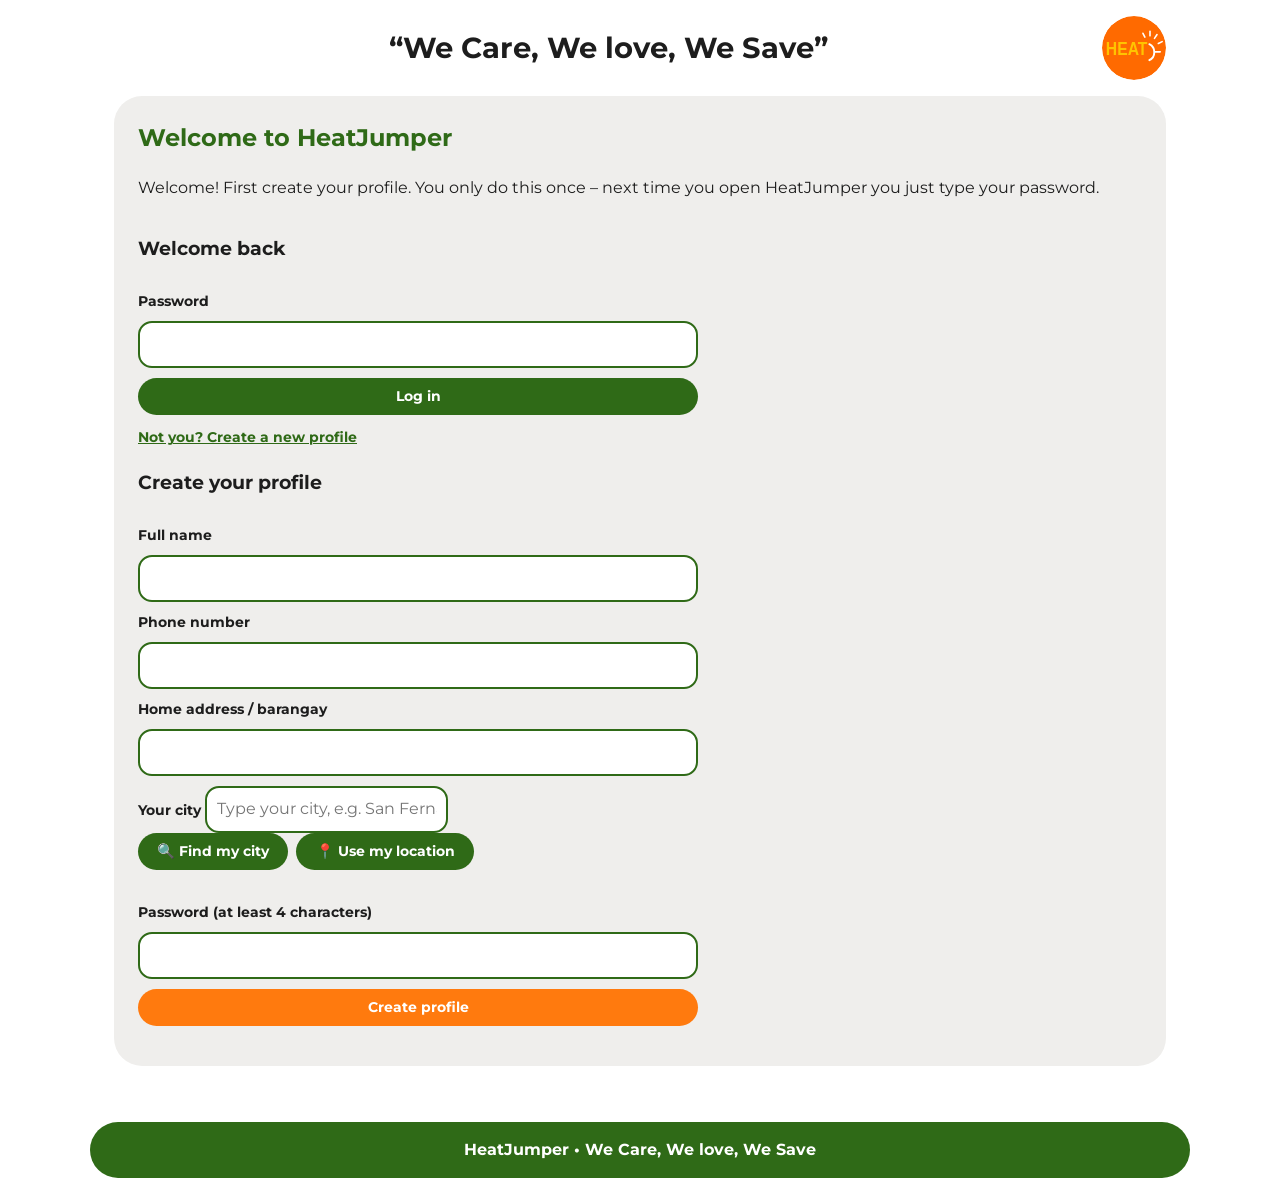
<file: index.html>
<!DOCTYPE html>
<html lang="en">
<head>
<meta charset="UTF-8">
<meta name="viewport" content="width=device-width, initial-scale=1">
<meta name="description" content="HeatJumper helps city governments monitor heat and inform residents.">
<title>Log in | HeatJumper</title>
<link rel="icon" href="logo.svg">
<link rel="preconnect" href="https://fonts.googleapis.com">
<link href="https://fonts.googleapis.com/css2?family=Montserrat:wght@400;600;700;800&display=swap" rel="stylesheet">
<link rel="stylesheet" href="style.css">
</head>
<body data-page="index">
<a class="skip" href="#content">Skip to content</a>
<header class="topbar">
    <h1>“We Care, We love, We Save”</h1>
    <img class="logo" src="logo.svg" alt="HEAT logo">
</header>
<main id="content">
<section class="panel"><h2>Welcome to HeatJumper</h2>
<p id="authintro"></p>
<div id="forms">
  <form id="welcomeback" hidden>
    <h3 id="wbname">Welcome back</h3>
    <div id="wbpick" hidden><label for="wbprofile">Profile</label><select id="wbprofile"></select></div>
    <label for="wpw">Password</label><input id="wpw" name="password" type="password" autocomplete="current-password" required>
    <button class="btn green" type="submit">Log in</button>
    <button class="linkbtn" id="newprofile" type="button">Not you? Create a new profile</button></form>
  <form id="signup" hidden><h3>Create your profile</h3>
    <label for="n2">Full name</label><input id="n2" name="name" autocomplete="name" required>
    <label for="p2">Phone number</label><input id="p2" name="phone" type="tel" autocomplete="tel" required>
    <label for="a2">Home address / barangay</label><input id="a2" name="address" autocomplete="street-address" required>
    <div id="signup-city"></div>
    <label for="w2">Password (at least 4 characters)</label><input id="w2" name="password" type="password" minlength="4" autocomplete="new-password" required>
    <button class="btn orange" type="submit">Create profile</button>
    <button class="linkbtn" id="backlogin" type="button" hidden>I already have a profile – log in</button></form>
</div>
<p id="authmsg" aria-live="polite"></p>
</section>
</main>
<footer>HeatJumper • We Care, We love, We Save</footer>
<script src="script.js"></script>
</body>
</html>
</file>
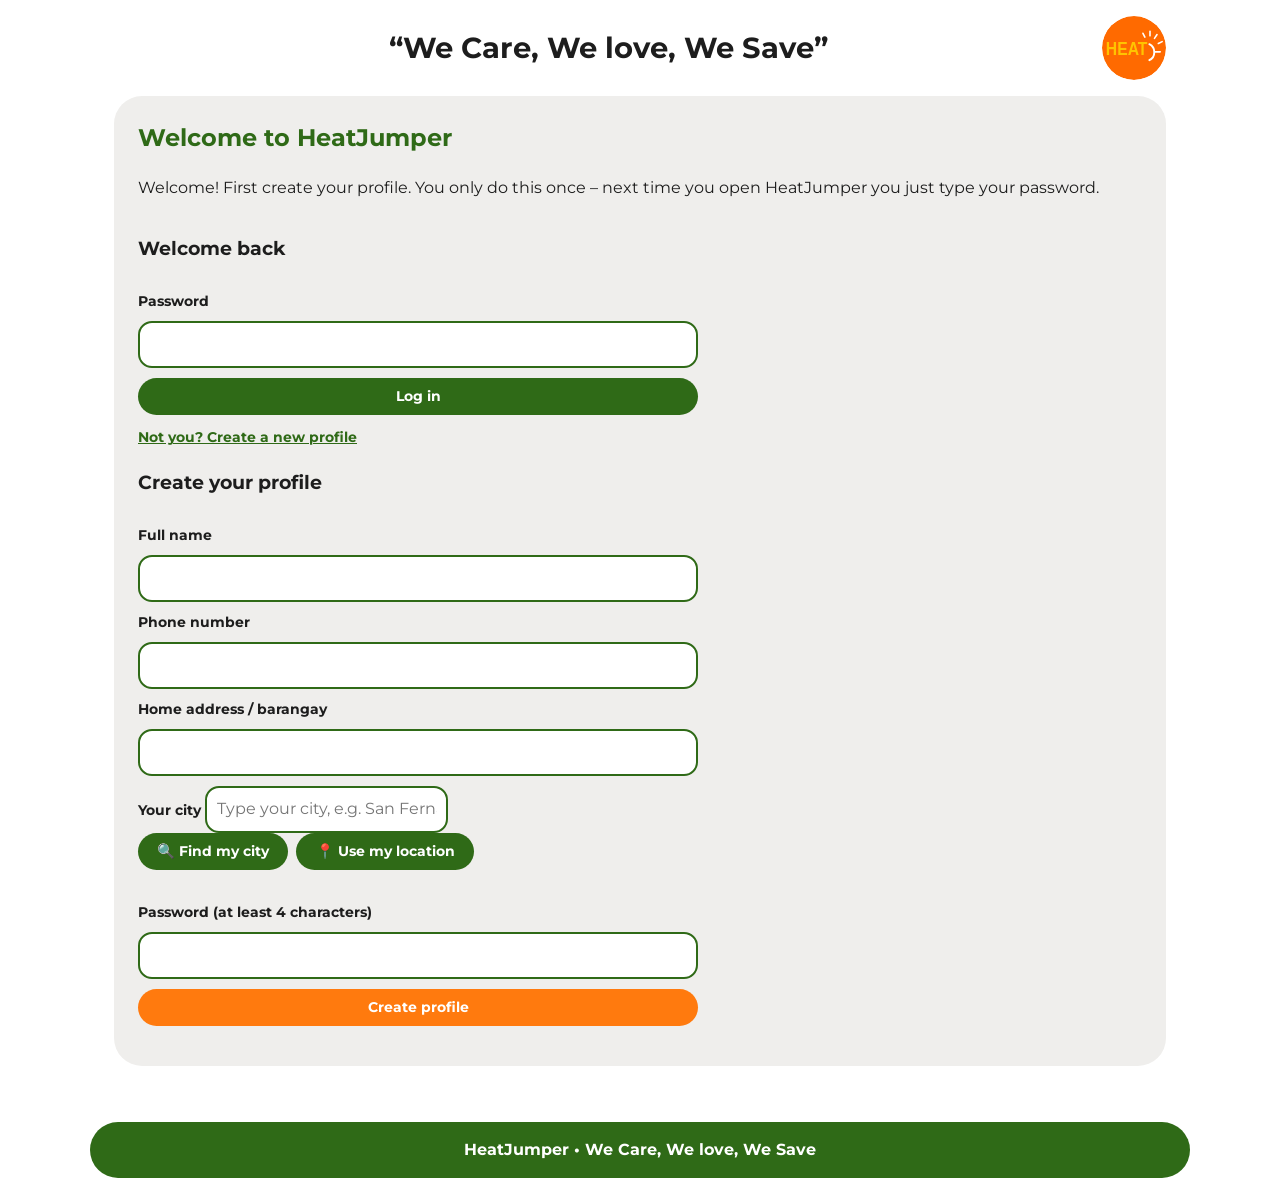
<file: action.html>
<!DOCTYPE html>
<html lang="en">
<head>
<meta charset="UTF-8">
<meta name="viewport" content="width=device-width, initial-scale=1">
<meta name="description" content="Community action against extreme heat.">
<title>Action | HeatJumper</title>
<link rel="icon" href="logo.svg">
<link rel="preconnect" href="https://fonts.googleapis.com">
<link href="https://fonts.googleapis.com/css2?family=Montserrat:wght@400;600;700;800&display=swap" rel="stylesheet">
<link rel="stylesheet" href="style.css">
</head>
<body data-page="action">
<a class="skip" href="#content">Skip to content</a>
<header class="topbar">
  <div class="search" role="search"><label class="sr" for="q">Search HeatJumper</label><span aria-hidden="true">🔍</span><input id="q" type="search" placeholder="Search anything…" autocomplete="off"><ul id="results" hidden></ul></div>
  <h1>“We Care, We love, We Save”</h1>
  <a class="btn green loginlink" id="loginlink" href="index.html">Log out</a>
  <img class="logo" src="logo.svg" alt="HEAT logo">
</header>
<nav class="navbar" aria-label="Main navigation">
  <a class="wordmark" href="home.html">HEAT</a>
  <ul id="menu"><li><a class="link" href="home.html">Home</a></li><li><a class="link" href="heatmap.html">Heat Map</a></li><li><a class="link" href="cooling.html">Cooling Station</a></li><li><a class="link" href="information.html">Information</a></li><li><a class="link active" href="action.html" aria-current="page">Action</a></li></ul>
</nav>
<main id="content">
<section class="panel"><h2>Community Action</h2><p>Small steps keep you, your family and your neighbors safe.</p>
<div class="grid"><div class="tile action"><h3>Drink water</h3><p>Sip often, even when not thirsty.</p></div><div class="tile action"><h3>Dress light</h3><p>Loose, light-colored clothes and a hat.</p></div><div class="tile action"><h3>Check on others</h3><p>Look in on elders and children.</p></div><div class="tile action"><h3>Plant a tree</h3><p>Shade lowers street temperatures.</p></div></div></section>
<section class="panel"><h2>Community Activities</h2><div class="grid" id="acts"></div></section>
<section class="panel"><h2>Report a Problem</h2>
<p>Tell the city what is wrong. Your name, phone number and location are sent with the report so the city can find you and respond quickly.</p>
<div id="loginnotice"></div>
<form id="report">
  <label for="t">What would you like to report?</label>
  <select id="t" name="type"><option>Area with insufficient shade</option><option>Person suffering from heat</option><option>Broken cooling station / no water</option><option>Tree-planting suggestion</option><option>Infrastructure concern</option></select>
  <button class="btn green" type="button" id="locate">📍 Use my current location</button>
  <p id="coords" aria-live="polite"></p>
  <label for="loc">Landmark or address (optional if location is captured)</label>
  <input id="loc" name="location">
  <label for="d">What is the problem?</label>
  <textarea id="d" name="details" rows="4" required></textarea>
  <button class="btn orange" type="submit">Send to city government</button>
  <p id="msg" aria-live="polite"></p>
</form></section>
<section class="panel" id="contact"></section>
</main>
<footer><a href="home.html">HeatJumper</a> • <a href="home.html#about">About</a> • <a href="action.html#contact">Contact</a> • <a href="information.html#refs">References</a></footer>
<script src="search-data.js"></script>
<script src="script.js"></script>
</body>
</html>
</file>
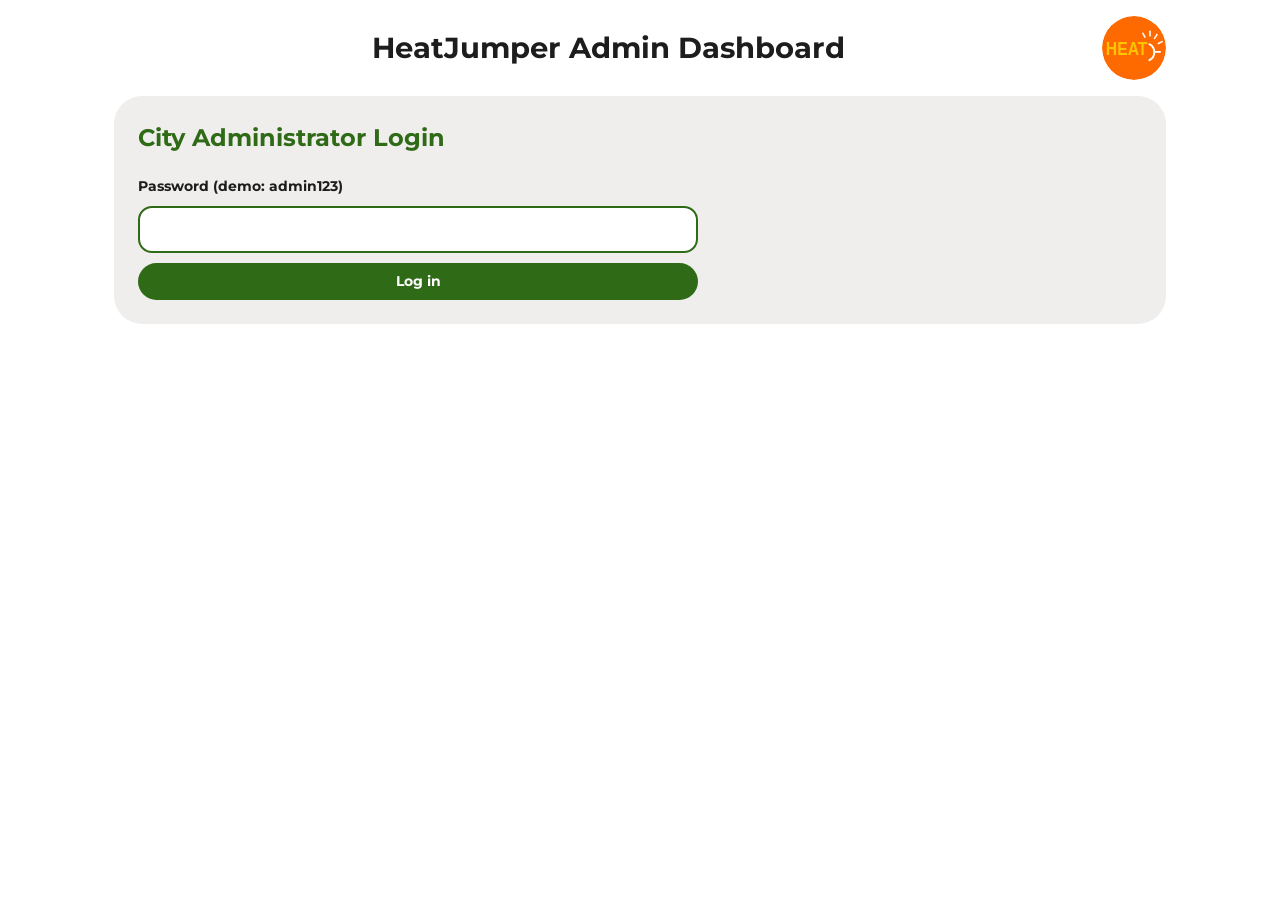
<file: admin.html>
<!DOCTYPE html>
<html lang="en"><head><meta charset="UTF-8"><meta name="viewport" content="width=device-width, initial-scale=1"><title>Admin Dashboard | HeatJumper</title>
<link rel="icon" href="logo.svg"><link href="https://fonts.googleapis.com/css2?family=Montserrat:wght@400;700;800&display=swap" rel="stylesheet"><link rel="stylesheet" href="style.css"></head>
<body data-page="admin"><header class="topbar"><h1>HeatJumper Admin Dashboard</h1><img class="logo" src="logo.svg" alt="HEAT logo"></header>
<main>
<section class="panel" id="login"><h2>City Administrator Login</h2><form id="lf"><label for="pw">Password (demo: admin123)</label><input id="pw" type="password" required><button class="btn green">Log in</button></form></section>
<div id="dash" hidden>
<section class="panel"><h2>Update heat level</h2><form id="f-heat"><select id="city"></select><input id="temp" type="number" placeholder="Temperature °C" required><button class="btn orange">Update</button></form></section>
<section class="panel"><h2>Publish news</h2><form id="f-news"><input name="title" placeholder="Headline" required><textarea name="body" placeholder="Details" required></textarea><button class="btn orange">Publish</button></form></section>
<section class="panel"><h2>Add cooling station / tree-planting spot</h2><form id="f-st"><select name="kind"><option value="stay">Safe place to stay (blue)</option><option value="tree">Tree-planting spot (green)</option></select><input name="name" placeholder="Name" required><input name="lat" type="number" step="any" placeholder="Latitude" required><input name="lng" type="number" step="any" placeholder="Longitude" required><input name="note" placeholder="Hours / notes"><button class="btn orange">Add</button></form></section>
<section class="panel"><h2>Post community activity</h2><form id="f-act"><input name="title" placeholder="Activity" required><textarea name="body" placeholder="Details"></textarea><button class="btn orange">Post</button></form></section>
<section class="panel"><h2>Emergency contact</h2><form id="f-con"><input name="office" placeholder="Office" required><input name="phone" placeholder="Hotline" required><input name="email" type="email" placeholder="Email" required><button class="btn orange">Save</button></form></section>
<section class="panel"><h2>Reports from residents</h2>
<p>Each report shows who sent it, their phone number, and exactly where (GPS link or address).</p>
<div class="reports-wrap" id="reports"></div></section>
<p id="ok" aria-live="polite"></p><a class="btn green" href="index.html">View public site</a></div>
</main>
<script src="script.js"></script>
<script>
/* Admin logic (front-end demo only: real sites need a server login) */
const ok=m=>$("#ok").textContent=m;
$("#lf").onsubmit=e=>{e.preventDefault();if($("#pw").value==="admin123"){$("#login").hidden=true;$("#dash").hidden=false;showReports()}else alert("Wrong password")};
const cs=get("cities");$("#city").innerHTML=cs.map((c,i)=>`<option value="${i}">${c.name}</option>`).join("");
const fd=e=>Object.fromEntries(new FormData(e.target));
$("#f-heat").onsubmit=e=>{e.preventDefault();cs[$("#city").value].temp=+$("#temp").value;set("cities",cs);ok("Heat level updated.")};
$("#f-news").onsubmit=e=>{e.preventDefault();const n=get("news");n.unshift({...fd(e),date:new Date().toISOString().slice(0,10)});set("news",n);e.target.reset();ok("News published.")};
$("#f-st").onsubmit=e=>{e.preventDefault();const s=get("stations"),d=fd(e);s.push({...d,lat:+d.lat,lng:+d.lng});set("stations",s);e.target.reset();ok("Station added.")};
$("#f-act").onsubmit=e=>{e.preventDefault();const a=get("acts");a.push(fd(e));set("acts",a);e.target.reset();ok("Activity posted.")};
$("#f-con").onsubmit=e=>{e.preventDefault();set("contact",fd(e));ok("Contact updated.")};

/* Reports table: phone numbers are tap-to-call, locations open in Google Maps */
function showReports(){
  const list=JSON.parse(localStorage.getItem("hj_reports")||"[]").slice().reverse();
  if(!list.length){$("#reports").innerHTML="<p>No reports yet.</p>";return}
  $("#reports").innerHTML=`<table class="reports"><tr><th>Time</th><th>Resident</th><th>Phone</th><th>Problem</th><th>Where</th><th>Status</th></tr>`+list.map(r=>{
    const map=r.lat!==null&&r.lat!==undefined?`<a href="https://www.google.com/maps?q=${r.lat},${r.lng}" target="_blank" rel="noopener">📍 Open GPS location</a><br>`:"";
    return `<tr><td>${new Date(r.time).toLocaleString()}</td><td>${esc(r.name)}</td><td><a href="tel:${esc(r.phone)}">${esc(r.phone)}</a></td><td><strong>${esc(r.type)}</strong><br>${esc(r.details)}</td><td>${map}${esc(r.address||"")}</td><td><button class="btn green" data-id="${r.id}">${esc(r.status)}</button></td></tr>`}).join("")+"</table>";
}
$("#reports").addEventListener("click",e=>{
  const id=e.target.dataset&&e.target.dataset.id;if(!id)return;
  const all=JSON.parse(localStorage.getItem("hj_reports")||"[]");
  const r=all.find(x=>String(x.id)===id);r.status=r.status==="New"?"Resolved":"New";
  localStorage.setItem("hj_reports",JSON.stringify(all));showReports();
});
</script></body></html>
</file>
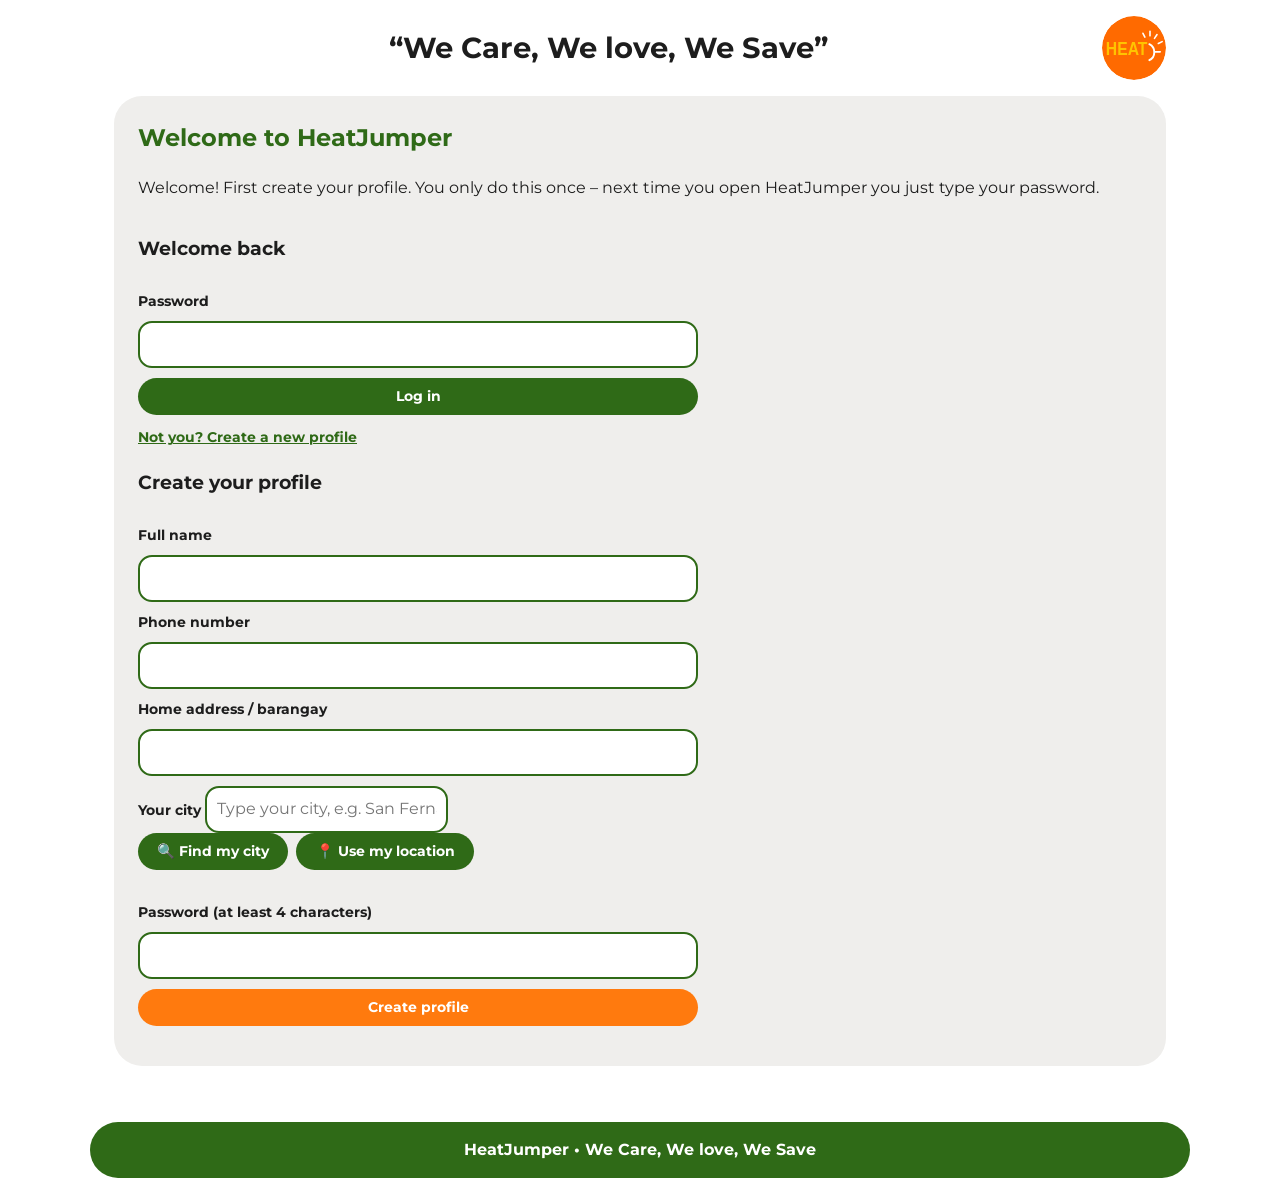
<file: home.html>
<!DOCTYPE html>
<html lang="en">
<head>
<meta charset="UTF-8">
<meta name="viewport" content="width=device-width, initial-scale=1">
<meta name="description" content="HeatJumper helps city governments monitor heat and inform residents.">
<title>Home | HeatJumper</title>
<link rel="icon" href="logo.svg">
<link rel="preconnect" href="https://fonts.googleapis.com">
<link href="https://fonts.googleapis.com/css2?family=Montserrat:wght@400;600;700;800&display=swap" rel="stylesheet">
<link rel="stylesheet" href="style.css">
</head>
<body data-page="home">
<a class="skip" href="#content">Skip to content</a>
<header class="topbar">
  <div class="search" role="search"><label class="sr" for="q">Search HeatJumper</label><span aria-hidden="true">🔍</span><input id="q" type="search" placeholder="Search anything…" autocomplete="off"><ul id="results" hidden></ul></div>
  <h1>“We Care, We love, We Save”</h1>
  <a class="btn green loginlink" id="loginlink" href="index.html">Log out</a>
  <img class="logo" src="logo.svg" alt="HEAT logo">
</header>
<nav class="navbar" aria-label="Main navigation">
  <a class="wordmark" href="home.html">HEAT</a>
  <ul id="menu"><li><a class="link active" href="home.html" aria-current="page">Home</a></li><li><a class="link" href="heatmap.html">Heat Map</a></li><li><a class="link" href="cooling.html">Cooling Station</a></li><li><a class="link" href="information.html">Information</a></li><li><a class="link" href="action.html">Action</a></li></ul>
</nav>
<main id="content">
<section class="panel" id="citybox"></section>
<section class="panel" id="about"><h2>Welcome to HeatJumper</h2>
<p>HeatJumper helps city governments monitor heat conditions, inform residents, provide access to cooling stations, and encourage community action against extreme heat.</p></section>
<section class="panel"><h2>Hottest Countries Right Now</h2><p id="homelive" aria-live="polite">Loading live temperatures…</p><div class="grid" id="heat-preview"></div><p><a class="btn orange" href="heatmap.html">Open the Heat Map</a></p></section>
<section class="grid">
<a class="tilelink" href="heatmap.html"><article class="tile"><h3>Heat Map</h3><p>See heat levels in every area of the city.</p></article></a>
<a class="tilelink" href="cooling.html"><article class="tile"><h3>Cooling Station</h3><p>Find places to rest during extreme heat.</p></article></a>
<a class="tilelink" href="information.html"><article class="tile"><h3>Information</h3><p>News and advisories from your city.</p></article></a>
<a class="tilelink" href="action.html"><article class="tile action"><h3>Action</h3><p>Join community activities and report hot spots.</p></article></a></section>
<section class="panel" style="margin-top:1.5rem" id="contact"></section>
</main>
<footer><a href="home.html">HeatJumper</a> • <a href="home.html#about">About</a> • <a href="action.html#contact">Contact</a> • <a href="information.html#refs">References</a></footer>
<script src="search-data.js"></script>
<script src="script.js"></script>
</body>
</html>
</file>
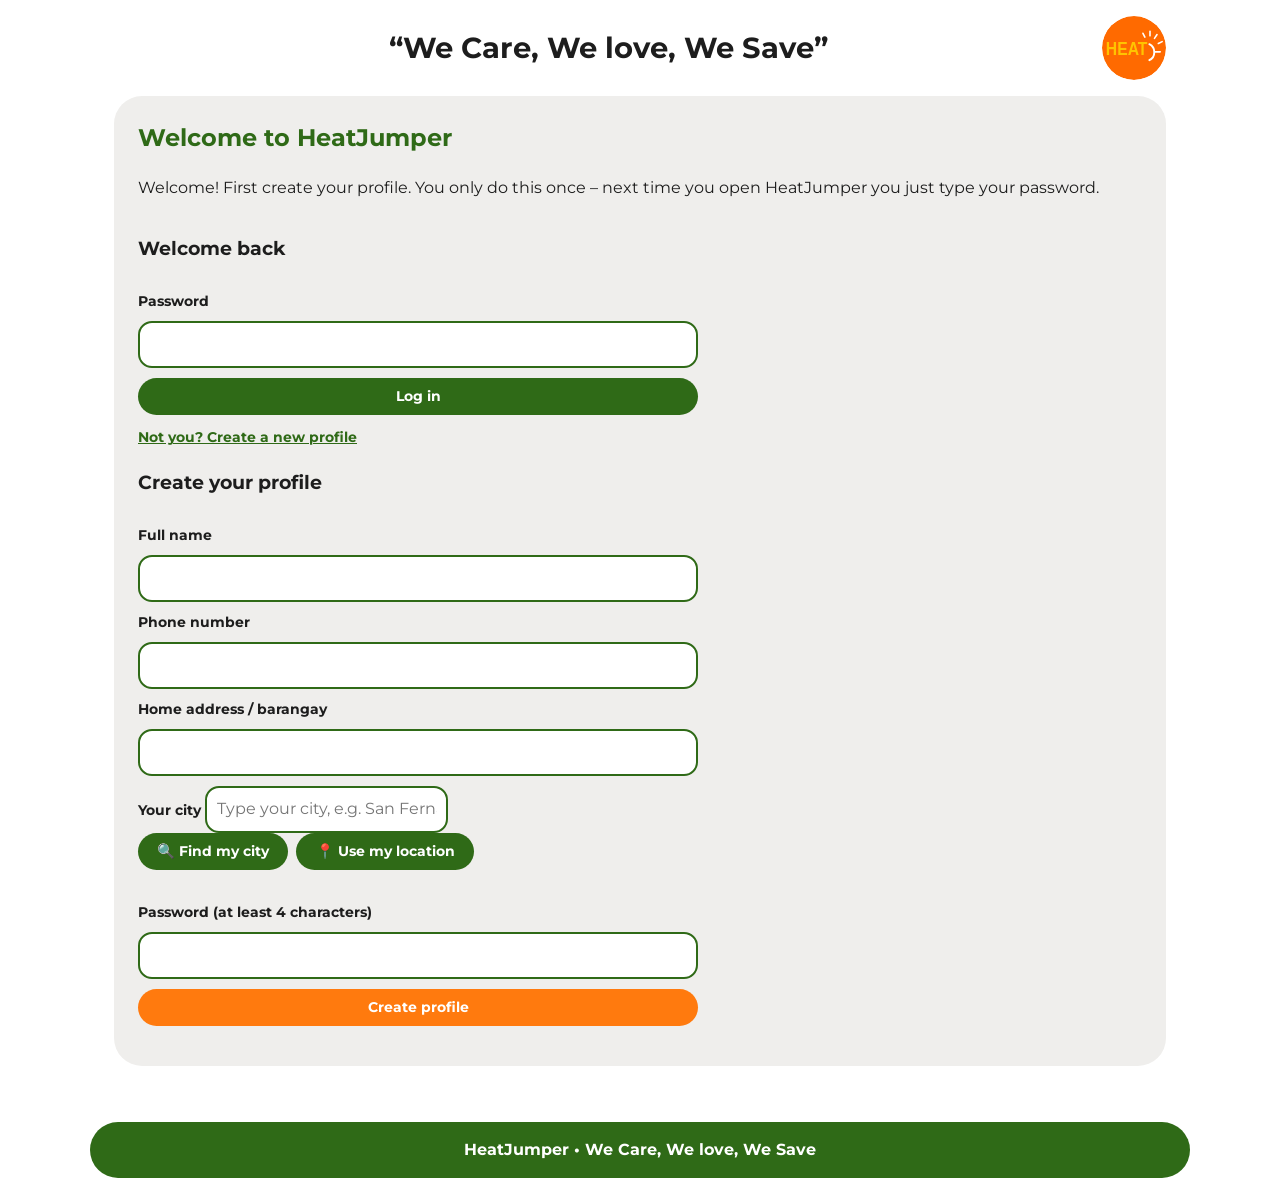
<file: information.html>
<!DOCTYPE html>
<html lang="en">
<head>
<meta charset="UTF-8">
<meta name="viewport" content="width=device-width, initial-scale=1">
<meta name="description" content="Latest heat news, advisories and city announcements.">
<title>Information | HeatJumper</title>
<link rel="icon" href="logo.svg">
<link rel="preconnect" href="https://fonts.googleapis.com">
<link href="https://fonts.googleapis.com/css2?family=Montserrat:wght@400;600;700;800&display=swap" rel="stylesheet">
<link rel="stylesheet" href="style.css">
</head>
<body data-page="info">
<a class="skip" href="#content">Skip to content</a>
<header class="topbar">
  <div class="search" role="search"><label class="sr" for="q">Search HeatJumper</label><span aria-hidden="true">🔍</span><input id="q" type="search" placeholder="Search anything…" autocomplete="off"><ul id="results" hidden></ul></div>
  <h1>“We Care, We love, We Save”</h1>
  <a class="btn green loginlink" id="loginlink" href="index.html">Log out</a>
  <img class="logo" src="logo.svg" alt="HEAT logo">
</header>
<nav class="navbar" aria-label="Main navigation">
  <a class="wordmark" href="home.html">HEAT</a>
  <ul id="menu"><li><a class="link" href="home.html">Home</a></li><li><a class="link" href="heatmap.html">Heat Map</a></li><li><a class="link" href="cooling.html">Cooling Station</a></li><li><a class="link active" href="information.html" aria-current="page">Information</a></li><li><a class="link" href="action.html">Action</a></li></ul>
</nav>
<main id="content">
<section class="panel"><h2>Latest Heat News &amp; Advisories</h2><p id="newsstatus" aria-live="polite">Loading latest news…</p><div id="news"></div></section>
<section class="panel"><h2>Heat Safety</h2><div class="grid">
<div class="tile"><h3>Hydrate</h3><p>Drink water regularly; avoid sugary or alcoholic drinks.</p></div>
<div class="tile"><h3>Plan your day</h3><p>Avoid strenuous work from 10AM to 4PM.</p></div>
<div class="tile"><h3>Never leave anyone in a parked car</h3><p>Cabin temperature rises within minutes.</p></div></div></section>
<section class="panel" id="contact"></section>
<section class="panel" id="refs"><h2>References</h2><ul><li>PAGASA – heat index advisories (pagasa.dost.gov.ph)</li><li>OpenStreetMap contributors – map data</li><li>Open-Meteo – weather API</li></ul></section>
</main>
<footer><a href="home.html">HeatJumper</a> • <a href="home.html#about">About</a> • <a href="action.html#contact">Contact</a> • <a href="information.html#refs">References</a></footer>
<script src="search-data.js"></script>
<script src="script.js"></script>
</body>
</html>
</file>
<file: style.css>
/* HeatJumper – style.css | HUMCOM1 | palette: forest green, yellow, orange, off-white */
:root {
  --green:#2f6a17;
  --yellow:#ffe15a;
  --orange:#ff7a0e;
  --offwhite:#efeeec;
  --ink:#1d1d1d;
  --radius:28px;
}

* {
  box-sizing:border-box;
}

body {
  margin:0;
  font-family:"Montserrat",Arial,sans-serif;
  color:var(--ink);
  background:#fff;
  line-height:1.5;
}

.skip {
  position:absolute;
  left:-999px;
}

.skip:focus {
  left:8px;
  top:8px;
  background:var(--yellow);
  padding:.5rem;
  z-index:9;
}

.topbar {
  display:flex;
  align-items:center;
  justify-content:space-between;
  max-width:1100px;
  margin:auto;
  padding:1rem 1.5rem;
}

.topbar h1 {
  font-size:clamp(1.1rem,2.6vw,1.8rem);
  margin:0;
  text-align:center;
  flex:1;
}

.logo {
  width:64px;
  height:64px;
  border-radius:50%;
}

.search {
  position:relative;
  width:220px;
}

.search input {
  width:100%;
  padding:.55rem 1rem;
  border:2px solid var(--green);
  border-radius:20px;
  font:inherit;
  font-size:.9rem;
}

.search ul {
  position:absolute;
  z-index:5000;
  top:110%;
  left:0;
  width:min(340px,90vw);
  margin:0;
  padding:.3rem;
  list-style:none;
  background:#fff;
  border:2px solid var(--green);
  border-radius:14px;
  box-shadow:0 6px 18px #0003;
  max-height:320px;
  overflow:auto;
}

.search li a {
  display:block;
  padding:.5rem .7rem;
  color:var(--ink);
  text-decoration:none;
  border-radius:10px;
  font-size:.85rem;
}

.search li a:hover,.search li a:focus {
  background:var(--yellow);
}

.search li small {
  color:var(--green);
  font-weight:700;
}

.sr {
  position:absolute;
  left:-999px;
}

.navbar {
  position:relative;
  z-index:4000;
  max-width:1100px;
  margin:0 auto 1rem;
  background:var(--green);
  border-radius:var(--radius);
  display:flex;
  align-items:center;
  gap:1rem;
  padding:1rem 1.5rem;
}

.wordmark {
  color:#ffc400;
  font:900 2.6rem/1 "Arial Black",Arial,sans-serif;
  text-decoration:none;
}

.navbar ul {
  list-style:none;
  margin:0 0 0 auto;
  padding:.9rem 1.5rem;
  display:flex;
  flex:1;
  justify-content:space-between;
  gap:.5rem;
  background:var(--yellow);
  border-radius:var(--radius);
}

.navbar a.link {
  color:#fff;
  font-weight:700;
  text-decoration:none;
  text-transform:uppercase;
  font-size:.85rem;
  padding:.35rem .9rem;
  border-radius:20px;
  transition:.25s;
}

.navbar a.link:hover,.navbar a.link.active {
  background:radial-gradient(#3a3a2a,#6b5d1a);
  box-shadow:0 0 10px #5a4d10;
}

main {
  max-width:1100px;
  margin:auto;
  padding:0 1.5rem 2rem;
}

.panel {
  background:var(--offwhite);
  border-radius:var(--radius);
  padding:1.5rem;
  margin-bottom:1.5rem;
}

h2 {
  color:var(--green);
  margin-top:0;
}

.grid {
  display:grid;
  grid-template-columns:repeat(auto-fit,minmax(210px,1fr));
  gap:1rem;
}

.card {
  background:var(--yellow);
  border-radius:20px;
  padding:1rem 1.2rem;
  color:var(--green);
}

.card .temp {
  font-size:2rem;
  font-weight:800;
  margin:0;
}

.card.danger {
  background:var(--orange);
  color:#fff;
}

.card.caution {
  background:#cfe6b8;
}

.tile {
  background:#fff;
  border-left:6px solid var(--yellow);
  padding:1rem;
  border-radius:4px;
}

.tile.action {
  border-left-color:var(--orange);
}

.tile h3 {
  margin:.1rem 0;
  font-size:1.05rem;
}

.legend {
  display:flex;
  flex-wrap:wrap;
  gap:1rem;
  font-size:.8rem;
  font-weight:600;
  color:var(--green);
}

.dot {
  display:inline-block;
  width:12px;
  height:12px;
  border-radius:50%;
  margin-right:.3rem;
}

#map {
  position:relative;
  z-index:0;
  height:460px;
  background:#cfe3f1;
  border:4px solid var(--green);
  border-radius:20px;
  margin:1rem 0;
}

.btn {
  display:inline-block;
  border:0;
  border-radius:20px;
  padding:.6rem 1.2rem;
  font:700 .9rem Montserrat,Arial;
  cursor:pointer;
  text-decoration:none;
}

.btn.orange {
  background:var(--orange);
  color:#fff;
}

.btn.green {
  background:var(--green);
  color:#fff;
}

.btn:hover,.btn:focus-visible {
  transform:translateY(-2px);
  outline:3px solid var(--yellow);
}

form {
  display:grid;
  gap:.6rem;
  max-width:560px;
}

label {
  font-weight:700;
  font-size:.85rem;
}

input,select,textarea {
  padding:.6rem;
  border:2px solid var(--green);
  border-radius:14px;
  font:inherit;
}

.news {
  background:#fff;
  padding:1rem;
  border-radius:8px;
  margin-bottom:.8rem;
}

.news small {
  color:#666;
}

.emergency {
  background:#fff;
  border:3px solid var(--orange);
  border-radius:20px;
  padding:1rem;
}

footer {
  max-width:1100px;
  margin:0 auto 1.5rem;
  background:var(--green);
  color:#fff;
  text-align:center;
  font-weight:700;
  padding:1rem;
  border-radius:var(--radius);
}

footer a {
  color:#fff;
  text-decoration:none;
}

footer a:hover {
  color:var(--yellow);
}

@media(max-width:760px) {
  .topbar {
    flex-wrap:wrap;
    gap:.5rem;
  }
  .search {
    width:100%;
    order:3;
  }
  .navbar {
    flex-direction:column;
  }
  .navbar ul {
    flex-direction:column;
    align-items:center;
    width:100%;
    border-radius:20px;
  }
}


/* Temperature labels on the heat map */
.heat-label {
  font-weight:700;
  font-size:.8rem;
  color:var(--green);
  border:2px solid var(--green);
  border-radius:12px;
}

/* Account button, report table */
.loginlink {
  margin:0 .6rem;
  white-space:nowrap;
}

.reports {
  width:100%;
  border-collapse:collapse;
  font-size:.85rem;
  background:#fff;
}

.reports th, .reports td {
  border:1px solid #ddd;
  padding:.4rem .5rem;
  text-align:left;
  vertical-align:top;
}

.reports th {
  background:var(--green);
  color:#fff;
}

.reports-wrap {
  overflow-x:auto;
}

/* Search bar (top-left, where the old menu icon was) */
.search {
  display:flex;
  align-items:center;
  gap:.4rem;
  flex:0 0 300px;
  width:300px;
  background:#fff;
  border:3px solid var(--green);
  border-radius:28px;
  padding:0 .9rem;
}

.search input {
  flex:1;
  border:0;
  outline:0;
  padding:.65rem .2rem;
  background:transparent;
  font:inherit;
  font-weight:600;
}

.search:focus-within {
  box-shadow:0 0 0 4px var(--yellow);
}

/* Highlight on the page you land on after searching */
.found {
  outline:4px solid var(--orange);
  background:#fff3c4;
  animation:flash 1.2s 3;
}

@keyframes flash {
  50% { background:var(--yellow); }
}

/* City picker + map pin */
.row {
  display:flex;
  gap:.5rem;
  flex-wrap:wrap;
}

.cres {
  display:grid;
  gap:.4rem;
  margin:.4rem 0;
}

.choice {
  background:#fff;
  border:2px solid var(--green);
  border-radius:12px;
  padding:.4rem .6rem;
  font-weight:600;
}

.city-pin {
  font-size:32px;
  line-height:32px;
  text-shadow:0 2px 4px #0006;
}

@media (max-width:760px) {
  .search {
    flex:1 1 100%;
    width:100%;
    order:3;
  }
}
/* Home-page tiles are links */
.tilelink {
  display:block;
  color:inherit;
  text-decoration:none;
}

.tilelink .tile {
  height:100%;
  transition:.2s;
}

.tilelink:hover .tile,.tilelink:focus-visible .tile {
  transform:translateY(-3px);
  box-shadow:0 6px 14px #0002;
}

/* Text-style button on the login page */
.linkbtn {
  background:none;
  border:0;
  padding:.3rem 0;
  color:var(--green);
  font:700 .85rem Montserrat,Arial;
  text-decoration:underline;
  cursor:pointer;
  text-align:left;
}

/* Message drawn on top of the map when pictures cannot load */
.map-notice {
  position:absolute;
  z-index:800;
  left:50%;
  top:50%;
  transform:translate(-50%,-50%);
  max-width:80%;
  background:#fff;
  color:var(--ink);
  border:3px solid var(--orange);
  border-radius:16px;
  padding:.8rem 1rem;
  font-weight:700;
  text-align:center;
}
</file>
